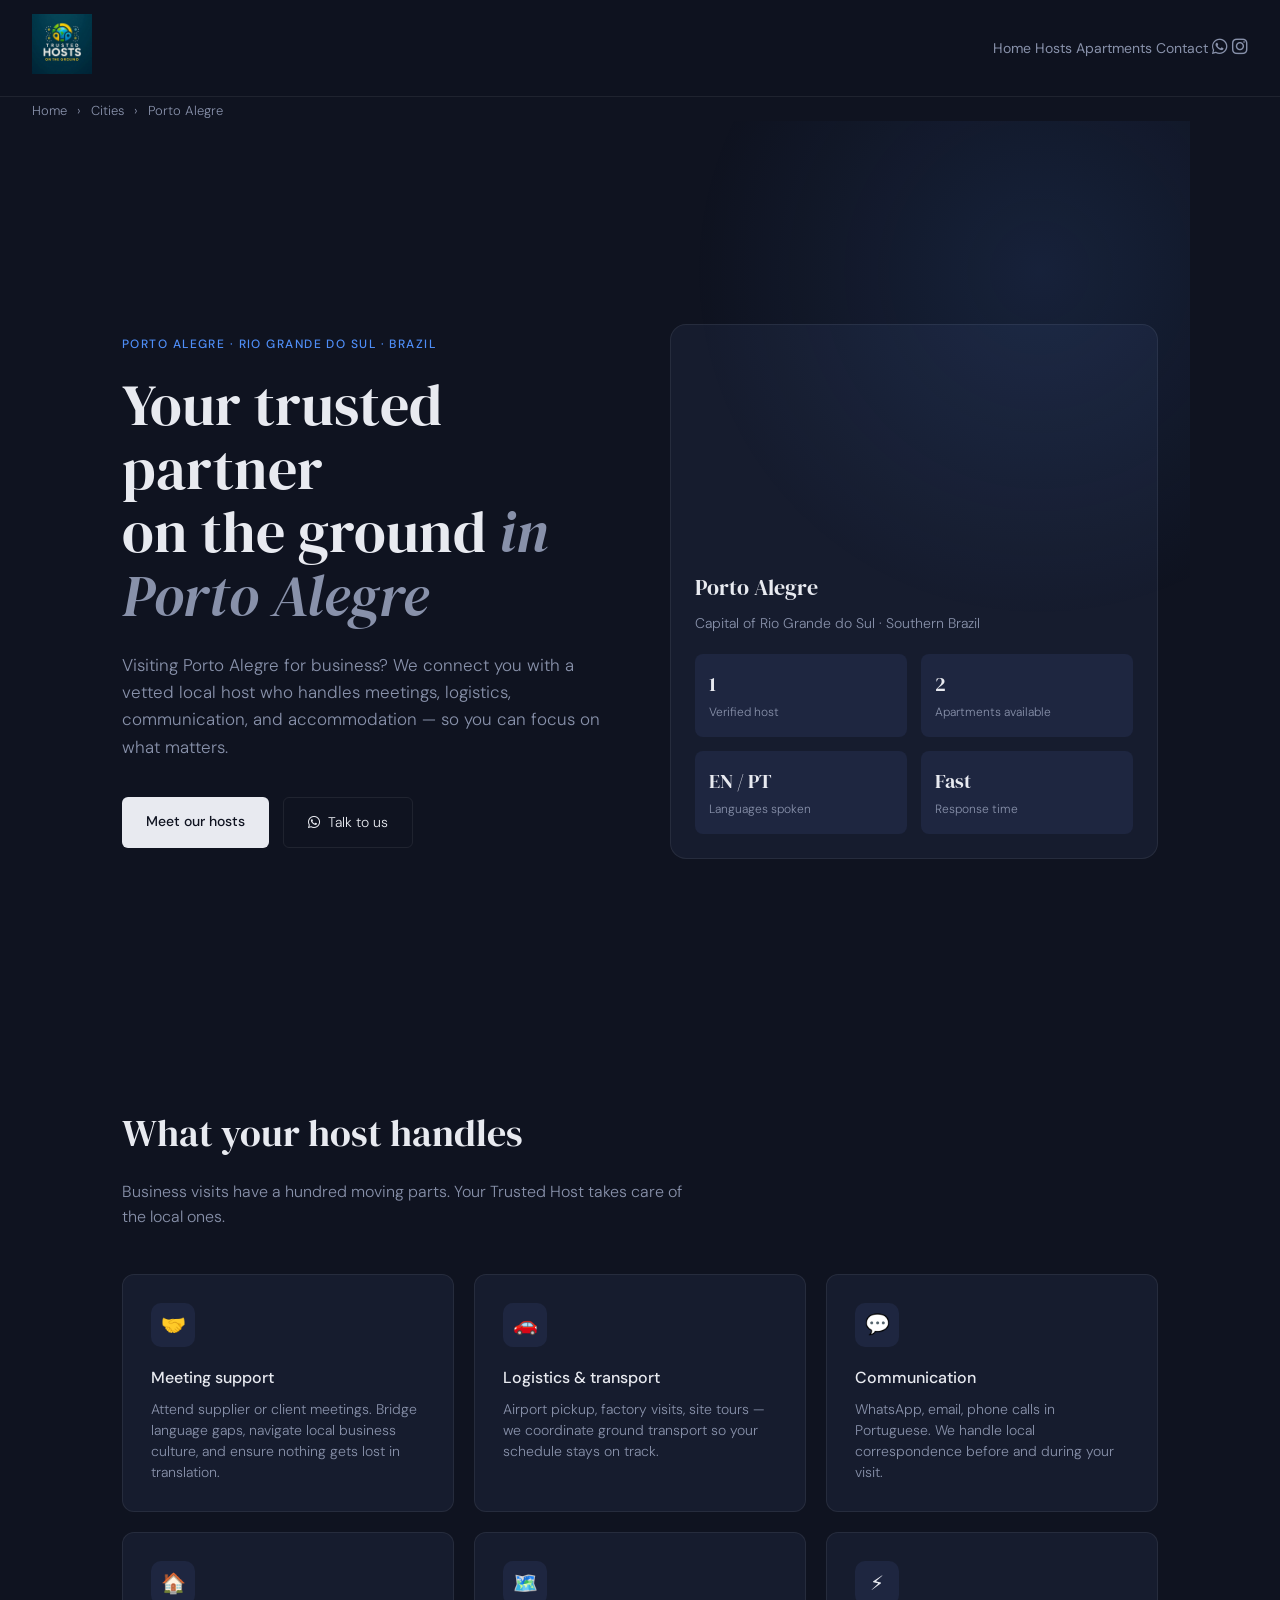
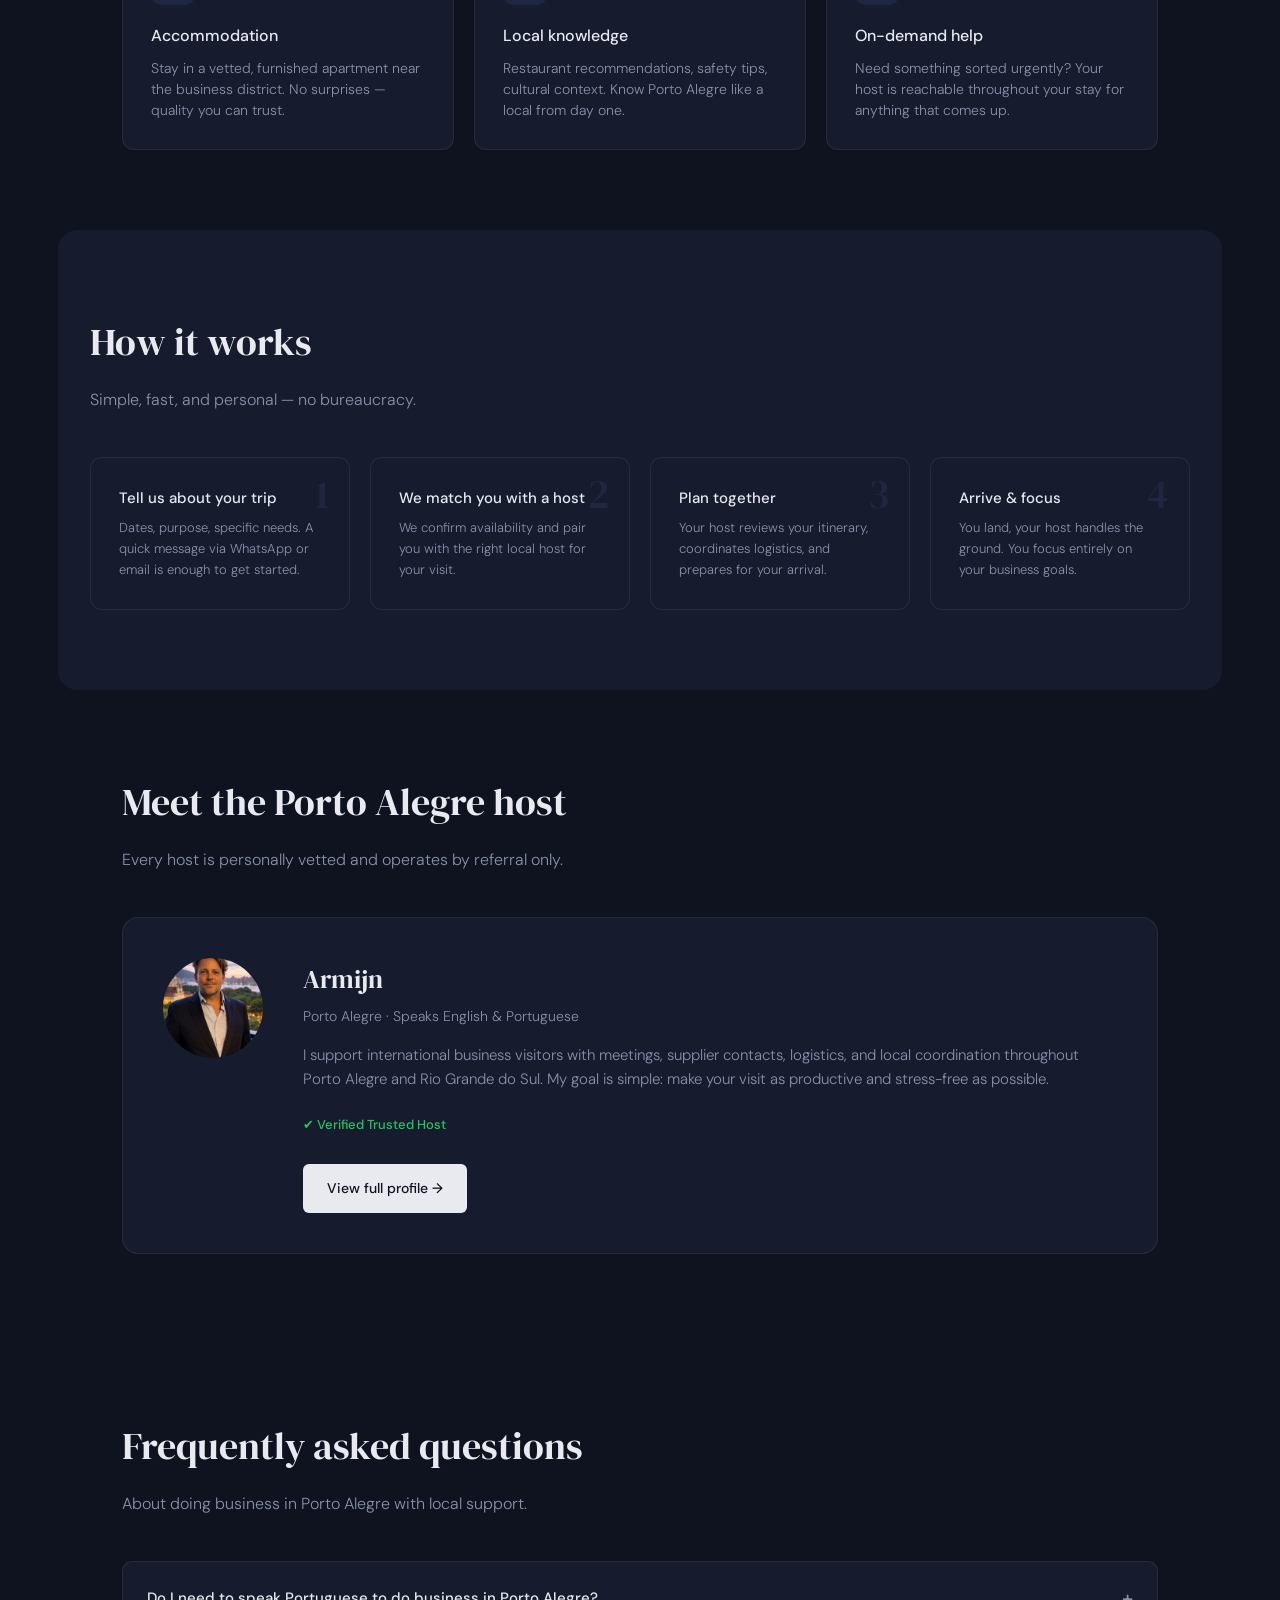
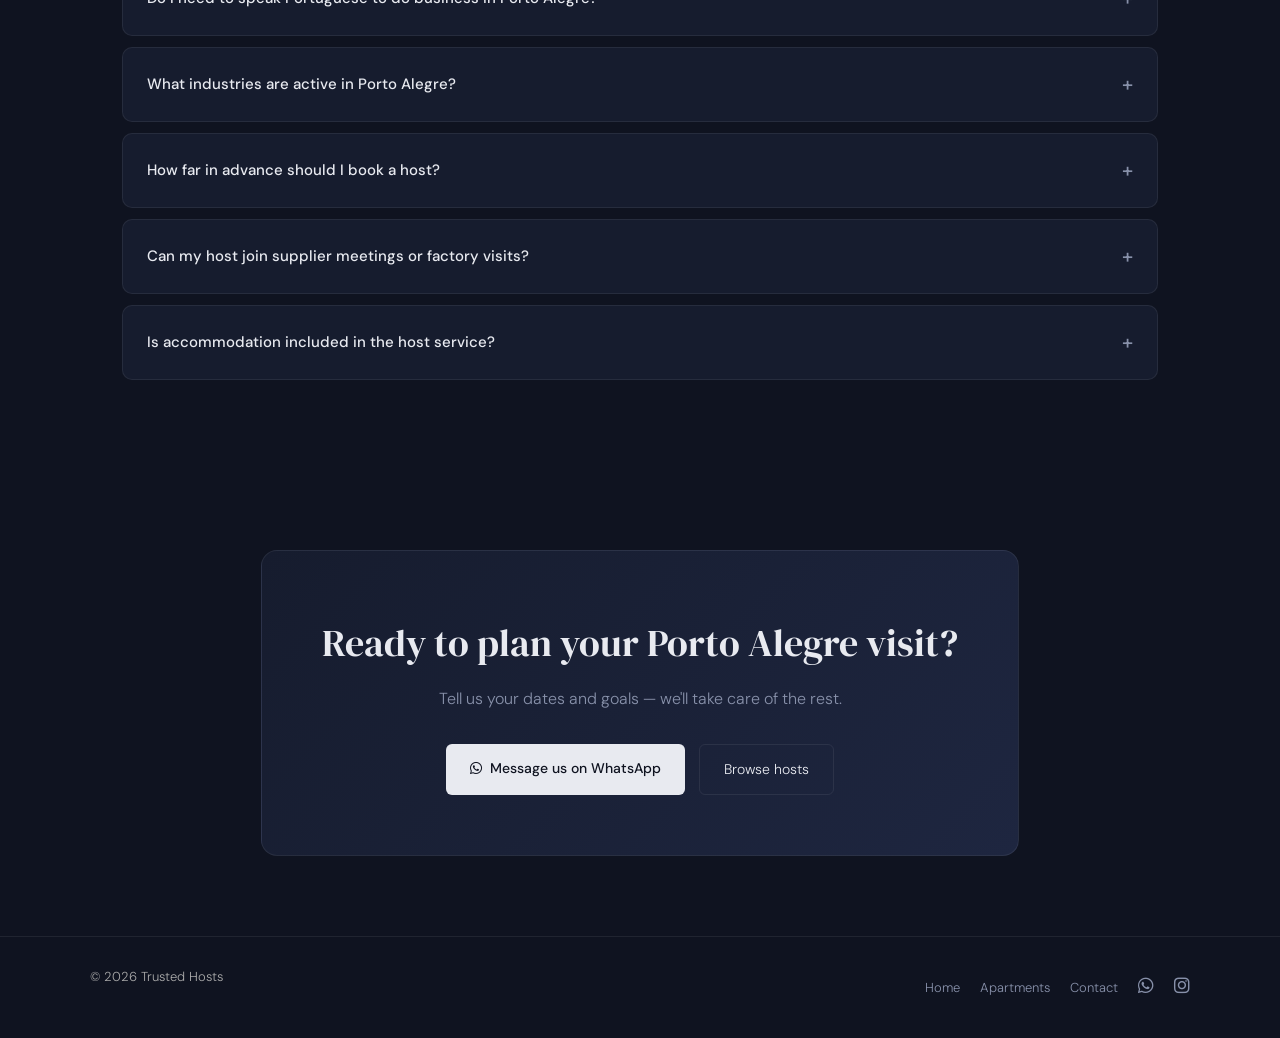
<file: porto-alegre/index.html>
<!DOCTYPE html>
<html lang="en">
<head>
  <meta charset="UTF-8" />
  <meta name="viewport" content="width=device-width, initial-scale=1.0"/>

  <!-- SEO: Primary meta -->
  <title>Business Support in Porto Alegre, Brazil | Trusted Hosts</title>
  <meta name="description" content="Find a trusted local host in Porto Alegre for business visits. We provide on-the-ground support: meetings, logistics, communication, and accommodation — so your trip runs smoothly.">
  <meta name="keywords" content="business support Porto Alegre, local host Porto Alegre, interpreter Porto Alegre Brazil, business trip Porto Alegre, local fixer Porto Alegre">
  <meta name="robots" content="index, follow">
  <link rel="canonical" href="https://trustedhosts.vercel.app/porto-alegre">

  <!-- SEO: Open Graph (LinkedIn, WhatsApp, Facebook previews) -->
  <meta property="og:type" content="website">
  <meta property="og:title" content="Business Support in Porto Alegre | Trusted Hosts">
  <meta property="og:description" content="On-the-ground local hosts for international business visitors in Porto Alegre, Brazil. Meetings, logistics, accommodation.">
  <meta property="og:url" content="https://trustedhosts.vercel.app/porto-alegre">
  <meta property="og:image" content="https://trustedhosts.vercel.app/images/logo.jpeg">
  <meta property="og:locale" content="en_US">

  <!-- SEO: Twitter Card -->
  <meta name="twitter:card" content="summary_large_image">
  <meta name="twitter:title" content="Business Support in Porto Alegre | Trusted Hosts">
  <meta name="twitter:description" content="Trusted local hosts for international business visitors in Porto Alegre, Brazil.">

  <!-- SEO: Schema.org structured data -->
  <script type="application/ld+json">
  {
    "@context": "https://schema.org",
    "@type": "LocalBusiness",
    "name": "Trusted Hosts – Porto Alegre",
    "description": "On-the-ground local support for international business visitors in Porto Alegre, Brazil. Services include meeting coordination, logistics, translation, and accommodation.",
    "url": "https://trustedhosts.vercel.app/porto-alegre",
    "logo": "https://trustedhosts.vercel.app/images/logo.jpeg",
    "areaServed": {
      "@type": "City",
      "name": "Porto Alegre",
      "addressRegion": "Rio Grande do Sul",
      "addressCountry": "BR"
    },
    "serviceType": "Business support, local hosting, logistics coordination",
    "contactPoint": {
      "@type": "ContactPoint",
      "contactType": "customer support",
      "availableLanguage": ["English", "Portuguese"],
      "contactOption": "TollFree"
    },
    "sameAs": [
      "https://instagram.com/hosttrusted",
      "https://wa.me/+5551997783369"
    ]
  }
  </script>

  <!-- Breadcrumb schema -->
  <script type="application/ld+json">
  {
    "@context": "https://schema.org",
    "@type": "BreadcrumbList",
    "itemListElement": [
      {
        "@type": "ListItem",
        "position": 1,
        "name": "Home",
        "item": "https://trustedhosts.vercel.app/"
      },
      {
        "@type": "ListItem",
        "position": 2,
        "name": "Porto Alegre",
        "item": "https://trustedhosts.vercel.app/porto-alegre"
      }
    ]
  }
  </script>

  <link rel="stylesheet" href="/style.css">
  <link rel="stylesheet" href="https://cdnjs.cloudflare.com/ajax/libs/font-awesome/6.5.0/css/all.min.css">
  <link rel="preconnect" href="https://fonts.googleapis.com">
  <link href="https://fonts.googleapis.com/css2?family=DM+Serif+Display:ital@0;1&family=DM+Sans:wght@300;400;500&display=swap" rel="stylesheet">

  <style>
    :root {
      --bg: #0f1320;
      --surface: #161c2e;
      --surface2: #1e2640;
      --border: rgba(255,255,255,0.07);
      --text: #e8eaf0;
      --muted: #8891aa;
      --accent: #4f8ef7;
      --green: #22c55e;
      --serif: 'DM Serif Display', Georgia, serif;
      --sans: 'DM Sans', system-ui, sans-serif;
    }

    * { box-sizing: border-box; margin: 0; padding: 0; }

    body {
      background: var(--bg);
      color: var(--text);
      font-family: var(--sans);
      font-weight: 300;
      line-height: 1.65;
      padding-top: 0;
    }

    /* ─── Header ─── */
    .site-header {
      position: fixed;
      top: 0; left: 0; right: 0;
      z-index: 100;
      display: flex;
      justify-content: space-between;
      align-items: center;
      padding: 14px 32px;
      background: rgba(15,19,32,0.92);
      backdrop-filter: blur(12px);
      border-bottom: 1px solid var(--border);
    }

    .site-header .logo { height: 60px; width: auto; }

    .site-header nav { display: flex; gap: 28px; align-items: center; }
    .site-header nav a { color: var(--muted); text-decoration: none; font-size: 14px; font-weight: 400; transition: color 0.2s; }
    .site-header nav a:hover { color: var(--text); }
    .site-header nav a i { font-size: 18px; }

    /* ─── Hero ─── */
    .hero {
      min-height: 100vh;
      display: flex;
      align-items: center;
      padding: 120px 32px 80px;
      position: relative;
      overflow: hidden;
    }

    .hero::before {
      content: '';
      position: absolute;
      top: -200px; right: -200px;
      width: 700px; height: 700px;
      background: radial-gradient(circle, rgba(79,142,247,0.12) 0%, transparent 70%);
      pointer-events: none;
    }

    .hero-inner {
      max-width: 1100px;
      margin: 0 auto;
      width: 100%;
      display: grid;
      grid-template-columns: 1fr 1fr;
      gap: 60px;
      align-items: center;
    }

    .hero-eyebrow {
      font-size: 12px;
      letter-spacing: 0.12em;
      text-transform: uppercase;
      color: var(--accent);
      margin-bottom: 18px;
      font-weight: 500;
    }

    .hero h1 {
      font-family: var(--serif);
      font-size: clamp(36px, 5vw, 58px);
      font-weight: 400;
      line-height: 1.1;
      margin-bottom: 24px;
    }

    .hero h1 em {
      font-style: italic;
      color: var(--muted);
    }

    .hero-desc {
      font-size: 17px;
      color: var(--muted);
      margin-bottom: 36px;
      max-width: 480px;
    }

    .hero-actions { display: flex; gap: 14px; flex-wrap: wrap; }

    .btn-primary {
      display: inline-block;
      background: var(--text);
      color: var(--bg);
      padding: 13px 24px;
      border-radius: 6px;
      font-size: 14px;
      font-weight: 500;
      text-decoration: none;
      transition: background 0.2s;
    }
    .btn-primary:hover { background: #c8cce0; }

    .btn-secondary {
      display: inline-flex;
      align-items: center;
      gap: 8px;
      color: var(--text);
      padding: 13px 24px;
      border-radius: 6px;
      font-size: 14px;
      text-decoration: none;
      border: 1px solid var(--border);
      transition: border-color 0.2s;
    }
    .btn-secondary:hover { border-color: rgba(255,255,255,0.2); }

    /* City card (right col) */
    .city-card {
      background: var(--surface);
      border: 1px solid var(--border);
      border-radius: 16px;
      overflow: hidden;
    }

    .city-card-map {
      width: 100%;
      height: 220px;
      border: none;
      display: block;
    }

    .city-card-body { padding: 24px; }
    .city-card-body h3 { font-family: var(--serif); font-size: 22px; font-weight: 400; margin-bottom: 6px; }
    .city-card-body .meta { color: var(--muted); font-size: 14px; margin-bottom: 20px; }

    .city-stats {
      display: grid;
      grid-template-columns: 1fr 1fr;
      gap: 14px;
    }

    .stat { background: var(--surface2); border-radius: 8px; padding: 14px; }
    .stat .val { font-size: 20px; font-family: var(--serif); }
    .stat .lbl { font-size: 12px; color: var(--muted); margin-top: 2px; }

    /* ─── Breadcrumb ─── */
    .breadcrumb {
      padding: 20px 32px 0;
      margin-top: 80px;
      font-size: 13px;
      color: var(--muted);
    }
    .breadcrumb a { color: var(--muted); text-decoration: none; }
    .breadcrumb a:hover { color: var(--text); }
    .breadcrumb span { margin: 0 6px; }

    /* ─── Sections ─── */
    section {
      max-width: 1100px;
      margin: 0 auto;
      padding: 80px 32px;
    }

    section h2 {
      font-family: var(--serif);
      font-size: clamp(28px, 3vw, 40px);
      font-weight: 400;
      margin-bottom: 14px;
      color: var(--text);
    }

    section .section-sub {
      color: var(--muted);
      font-size: 16px;
      margin-bottom: 44px;
      max-width: 560px;
    }

    /* ─── Services grid ─── */
    .services-grid {
      display: grid;
      grid-template-columns: repeat(3, 1fr);
      gap: 20px;
    }

    .service-card {
      background: var(--surface);
      border: 1px solid var(--border);
      border-radius: 12px;
      padding: 28px;
      transition: border-color 0.2s, transform 0.2s;
    }

    .service-card:hover {
      border-color: rgba(79,142,247,0.3);
      transform: translateY(-3px);
    }

    .service-icon {
      width: 44px; height: 44px;
      background: var(--surface2);
      border-radius: 10px;
      display: flex; align-items: center; justify-content: center;
      font-size: 20px;
      margin-bottom: 18px;
    }

    .service-card h3 {
      font-size: 16px;
      font-weight: 500;
      margin-bottom: 8px;
    }

    .service-card p {
      font-size: 14px;
      color: var(--muted);
      margin: 0;
      line-height: 1.5;
    }

    /* ─── How it works ─── */
    .steps {
      display: grid;
      grid-template-columns: repeat(4, 1fr);
      gap: 20px;
      counter-reset: steps;
    }

    .step {
      position: relative;
      padding: 28px;
      background: var(--surface);
      border: 1px solid var(--border);
      border-radius: 12px;
      counter-increment: steps;
    }

    .step::before {
      content: counter(steps);
      font-family: var(--serif);
      font-size: 40px;
      color: var(--surface2);
      position: absolute;
      top: 16px; right: 20px;
      line-height: 1;
    }

    .step h3 { font-size: 15px; font-weight: 500; margin-bottom: 8px; }
    .step p { font-size: 13px; color: var(--muted); margin: 0; }

    /* ─── Host section ─── */
    .host-spotlight {
      background: var(--surface);
      border: 1px solid var(--border);
      border-radius: 16px;
      padding: 40px;
      display: flex;
      gap: 40px;
      align-items: flex-start;
    }

    .host-spotlight img {
      width: 100px; height: 100px;
      border-radius: 50%;
      object-fit: cover;
      flex-shrink: 0;
    }

    .host-info { flex: 1; }
    .host-info h3 { font-family: var(--serif); font-size: 26px; font-weight: 400; margin-bottom: 4px; }
    .host-info .role { color: var(--muted); font-size: 14px; margin-bottom: 16px; }
    .host-info p { color: var(--muted); font-size: 15px; margin-bottom: 20px; }
    .verified-badge { display: inline-flex; align-items: center; gap: 6px; color: var(--green); font-size: 13px; font-weight: 500; }

    /* ─── FAQ ─── */
    .faq-list { display: flex; flex-direction: column; gap: 1px; }

    .faq-item {
      background: var(--surface);
      border: 1px solid var(--border);
      border-radius: 10px;
      overflow: hidden;
      margin-bottom: 10px;
    }

    .faq-q {
      padding: 20px 24px;
      font-size: 15px;
      font-weight: 500;
      cursor: pointer;
      display: flex;
      justify-content: space-between;
      align-items: center;
      user-select: none;
    }

    .faq-q::after { content: '+'; font-size: 20px; color: var(--muted); }
    .faq-item.open .faq-q::after { content: '−'; }

    .faq-a {
      max-height: 0;
      overflow: hidden;
      transition: max-height 0.3s ease, padding 0.3s;
      font-size: 14px;
      color: var(--muted);
      padding: 0 24px;
    }

    .faq-item.open .faq-a {
      max-height: 200px;
      padding: 0 24px 20px;
    }

    /* ─── CTA banner ─── */
    .cta-banner {
      background: linear-gradient(135deg, var(--surface) 0%, var(--surface2) 100%);
      border: 1px solid var(--border);
      border-radius: 16px;
      padding: 60px;
      text-align: center;
    }

    .cta-banner h2 { margin-bottom: 12px; }
    .cta-banner p { color: var(--muted); margin-bottom: 32px; font-size: 16px; }
    .cta-banner .hero-actions { justify-content: center; }

    /* ─── Footer ─── */
    footer {
      border-top: 1px solid var(--border);
      padding: 30px 32px;
    }

    .footer-inner {
      max-width: 1100px;
      margin: 0 auto;
      display: flex;
      justify-content: space-between;
      align-items: center;
      color: var(--muted);
      font-size: 13px;
    }

    .footer-links { display: flex; gap: 20px; align-items: center; }
    .footer-links a { color: var(--muted); text-decoration: none; }
    .footer-links a:hover { color: var(--text); }
    .footer-links i { font-size: 18px; }

    /* ─── Mobile ─── */
    .menu-toggle { display: none; font-size: 28px; cursor: pointer; background: none; border: none; color: var(--text); }

    @media (max-width: 768px) {
      .hero-inner { grid-template-columns: 1fr; gap: 40px; }
      .city-card { display: none; }
      .services-grid { grid-template-columns: 1fr; }
      .steps { grid-template-columns: 1fr 1fr; }
      .host-spotlight { flex-direction: column; gap: 20px; }
      .cta-banner { padding: 40px 24px; }
      .menu-toggle { display: block; }
      .nav-links { display: none; flex-direction: column; gap: 16px; }
      .nav-links.open { display: flex; }
      .site-header { flex-wrap: wrap; }
    }

    @media (max-width: 480px) {
      .steps { grid-template-columns: 1fr; }
      section { padding: 60px 20px; }
    }
  </style>
</head>
<body>

<!-- Header -->
<header class="site-header">
  <a href="/index.html">
    <img src="/images/logo.jpeg" alt="Trusted Hosts" class="logo">
  </a>

  <nav>
    <button class="menu-toggle" aria-label="Menu">☰</button>
    <div class="nav-links" id="navLinks">
      <a href="/index.html">Home</a>
      <a href="/hosts.html">Hosts</a>
      <a href="/apartments.html">Apartments</a>
      <a href="/contact.html">Contact</a>
      <a href="https://wa.me/+5551997783369" target="_blank" aria-label="WhatsApp"><i class="fa-brands fa-whatsapp"></i></a>
      <a href="https://instagram.com/hosttrusted" target="_blank" aria-label="Instagram"><i class="fa-brands fa-instagram"></i></a>
    </div>
  </nav>
</header>

<!-- Breadcrumb (SEO + UX) -->
<div class="breadcrumb">
  <a href="/index.html">Home</a>
  <span>›</span>
  <a href="#">Cities</a>
  <span>›</span>
  Porto Alegre
</div>

<!-- Hero -->
<section class="hero">
  <div class="hero-inner">
    <div>
      <div class="hero-eyebrow">Porto Alegre · Rio Grande do Sul · Brazil</div>
      <h1>Your trusted partner<br>on the ground <em>in Porto Alegre</em></h1>
      <p class="hero-desc">
        Visiting Porto Alegre for business? We connect you with a vetted local host who handles meetings, logistics, communication, and accommodation — so you can focus on what matters.
      </p>
      <div class="hero-actions">
        <a href="/hosts.html" class="btn-primary">Meet our hosts</a>
        <a href="https://wa.me/+5551997783369" target="_blank" class="btn-secondary">
          <i class="fa-brands fa-whatsapp"></i> Talk to us
        </a>
      </div>
    </div>

    <div class="city-card" aria-hidden="true">
      <iframe
        class="city-card-map"
        src="https://www.google.com/maps?q=-30.0346,-51.2177&hl=en&z=13&output=embed"
        title="Map of Porto Alegre"
        allowfullscreen
        loading="lazy">
      </iframe>
      <div class="city-card-body">
        <h3>Porto Alegre</h3>
        <p class="meta">Capital of Rio Grande do Sul · Southern Brazil</p>
        <div class="city-stats">
          <div class="stat">
            <div class="val">1</div>
            <div class="lbl">Verified host</div>
          </div>
          <div class="stat">
            <div class="val">2</div>
            <div class="lbl">Apartments available</div>
          </div>
          <div class="stat">
            <div class="val">EN / PT</div>
            <div class="lbl">Languages spoken</div>
          </div>
          <div class="stat">
            <div class="val">Fast</div>
            <div class="lbl">Response time</div>
          </div>
        </div>
      </div>
    </div>
  </div>
</section>

<!-- Services -->
<section>
  <h2>What your host handles</h2>
  <p class="section-sub">
    Business visits have a hundred moving parts. Your Trusted Host takes care of the local ones.
  </p>

  <div class="services-grid">
    <div class="service-card">
      <div class="service-icon">🤝</div>
      <h3>Meeting support</h3>
      <p>Attend supplier or client meetings. Bridge language gaps, navigate local business culture, and ensure nothing gets lost in translation.</p>
    </div>
    <div class="service-card">
      <div class="service-icon">🚗</div>
      <h3>Logistics & transport</h3>
      <p>Airport pickup, factory visits, site tours — we coordinate ground transport so your schedule stays on track.</p>
    </div>
    <div class="service-card">
      <div class="service-icon">💬</div>
      <h3>Communication</h3>
      <p>WhatsApp, email, phone calls in Portuguese. We handle local correspondence before and during your visit.</p>
    </div>
    <div class="service-card">
      <div class="service-icon">🏠</div>
      <h3>Accommodation</h3>
      <p>Stay in a vetted, furnished apartment near the business district. No surprises — quality you can trust.</p>
    </div>
    <div class="service-card">
      <div class="service-icon">🗺️</div>
      <h3>Local knowledge</h3>
      <p>Restaurant recommendations, safety tips, cultural context. Know Porto Alegre like a local from day one.</p>
    </div>
    <div class="service-card">
      <div class="service-icon">⚡</div>
      <h3>On-demand help</h3>
      <p>Need something sorted urgently? Your host is reachable throughout your stay for anything that comes up.</p>
    </div>
  </div>
</section>

<!-- How it works -->
<section style="background: var(--surface); border-radius: 20px; max-width: none; padding: 80px 32px;">
  <div style="max-width: 1100px; margin: 0 auto;">
    <h2>How it works</h2>
    <p class="section-sub">Simple, fast, and personal — no bureaucracy.</p>

    <div class="steps">
      <div class="step">
        <h3>Tell us about your trip</h3>
        <p>Dates, purpose, specific needs. A quick message via WhatsApp or email is enough to get started.</p>
      </div>
      <div class="step">
        <h3>We match you with a host</h3>
        <p>We confirm availability and pair you with the right local host for your visit.</p>
      </div>
      <div class="step">
        <h3>Plan together</h3>
        <p>Your host reviews your itinerary, coordinates logistics, and prepares for your arrival.</p>
      </div>
      <div class="step">
        <h3>Arrive & focus</h3>
        <p>You land, your host handles the ground. You focus entirely on your business goals.</p>
      </div>
    </div>
  </div>
</section>

<!-- Host spotlight -->
<section>
  <h2>Meet the Porto Alegre host</h2>
  <p class="section-sub">Every host is personally vetted and operates by referral only.</p>

  <div class="host-spotlight">
    <img src="/images/me3.png" alt="Armijn – Trusted Host in Porto Alegre">
    <div class="host-info">
      <h3>Armijn</h3>
      <p class="role">Porto Alegre · Speaks English & Portuguese</p>
      <p>
        I support international business visitors with meetings, supplier contacts, logistics, and local coordination throughout Porto Alegre and Rio Grande do Sul. My goal is simple: make your visit as productive and stress-free as possible.
      </p>
      <span class="verified-badge">✔ Verified Trusted Host</span>
      <br><br>
      <a href="/host.html?id=1" class="btn-primary" style="display: inline-block;">View full profile →</a>
    </div>
  </div>
</section>

<!-- FAQ (great for SEO long-tail) -->
<section>
  <h2>Frequently asked questions</h2>
  <p class="section-sub">About doing business in Porto Alegre with local support.</p>

  <div class="faq-list" itemscope itemtype="https://schema.org/FAQPage">

    <div class="faq-item" itemscope itemprop="mainEntity" itemtype="https://schema.org/Question">
      <div class="faq-q" itemprop="name">Do I need to speak Portuguese to do business in Porto Alegre?</div>
      <div class="faq-a" itemscope itemprop="acceptedAnswer" itemtype="https://schema.org/Answer">
        <span itemprop="text">English is not widely spoken in business contexts in Porto Alegre outside of large multinationals. Having a local host who speaks both English and Portuguese fluently is a significant advantage in meetings, negotiations, and day-to-day logistics.</span>
      </div>
    </div>

    <div class="faq-item" itemscope itemprop="mainEntity" itemtype="https://schema.org/Question">
      <div class="faq-q" itemprop="name">What industries are active in Porto Alegre?</div>
      <div class="faq-a" itemscope itemprop="acceptedAnswer" itemtype="https://schema.org/Answer">
        <span itemprop="text">Porto Alegre and the surrounding Rio Grande do Sul state are strong in agribusiness, manufacturing, footwear, petrochemicals, and IT services. It's one of Brazil's most important economic hubs in the south.</span>
      </div>
    </div>

    <div class="faq-item" itemscope itemprop="mainEntity" itemtype="https://schema.org/Question">
      <div class="faq-q" itemprop="name">How far in advance should I book a host?</div>
      <div class="faq-a" itemscope itemprop="acceptedAnswer" itemtype="https://schema.org/Answer">
        <span itemprop="text">We recommend reaching out at least one week before your arrival so we can properly prepare your itinerary, logistics, and accommodation. That said, we handle last-minute requests when capacity allows — just message us on WhatsApp.</span>
      </div>
    </div>

    <div class="faq-item" itemscope itemprop="mainEntity" itemtype="https://schema.org/Question">
      <div class="faq-q" itemprop="name">Can my host join supplier meetings or factory visits?</div>
      <div class="faq-a" itemscope itemprop="acceptedAnswer" itemtype="https://schema.org/Answer">
        <span itemprop="text">Yes. That's one of the core services. Your host can attend meetings as a bilingual business support professional, help you interpret what's being said, and assist with follow-up communication in Portuguese.</span>
      </div>
    </div>

    <div class="faq-item" itemscope itemprop="mainEntity" itemtype="https://schema.org/Question">
      <div class="faq-q" itemprop="name">Is accommodation included in the host service?</div>
      <div class="faq-a" itemscope itemprop="acceptedAnswer" itemtype="https://schema.org/Answer">
        <span itemprop="text">Accommodation is a separate service. We have vetted apartments in Porto Alegre that you can book alongside your host package — or independently if you prefer.</span>
      </div>
    </div>

  </div>
</section>

<!-- CTA -->
<section>
  <div class="cta-banner">
    <h2>Ready to plan your Porto Alegre visit?</h2>
    <p>Tell us your dates and goals — we'll take care of the rest.</p>
    <div class="hero-actions">
      <a href="https://wa.me/+5551997783369" target="_blank" class="btn-primary">
        <i class="fa-brands fa-whatsapp"></i>&nbsp; Message us on WhatsApp
      </a>
      <a href="/hosts.html" class="btn-secondary">Browse hosts</a>
    </div>
  </div>
</section>

<!-- Footer -->
<footer>
  <div class="footer-inner">
    <p>© 2026 Trusted Hosts</p>
    <div class="footer-links">
      <a href="/index.html">Home</a>
      <a href="/apartments.html">Apartments</a>
      <a href="/contact.html">Contact</a>
      <a href="https://wa.me/+5551997783369" target="_blank" aria-label="WhatsApp"><i class="fa-brands fa-whatsapp"></i></a>
      <a href="https://instagram.com/hosttrusted" target="_blank" aria-label="Instagram"><i class="fa-brands fa-instagram"></i></a>
    </div>
  </div>
</footer>

<script>
  // Mobile nav
  const toggle = document.querySelector('.menu-toggle');
  const navLinks = document.getElementById('navLinks');
  if (toggle && navLinks) {
    toggle.addEventListener('click', () => navLinks.classList.toggle('open'));
  }

  // FAQ accordion
  document.querySelectorAll('.faq-q').forEach(q => {
    q.addEventListener('click', () => {
      const item = q.closest('.faq-item');
      const wasOpen = item.classList.contains('open');
      document.querySelectorAll('.faq-item').forEach(i => i.classList.remove('open'));
      if (!wasOpen) item.classList.add('open');
    });
  });
</script>

</body>
</html>
</file>
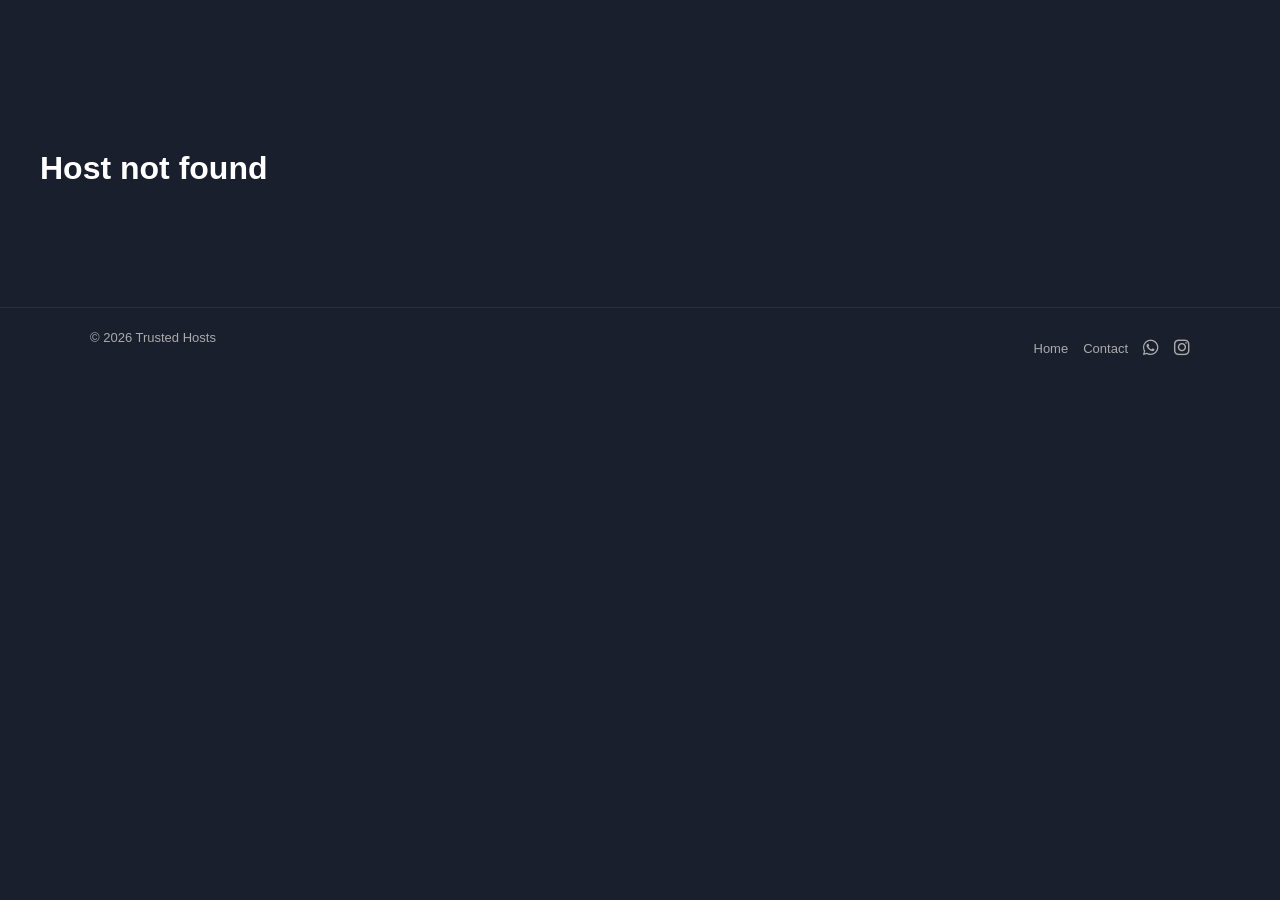
<file: host.html>
<!DOCTYPE html>
<html lang="en">
<head>
  <meta charset="UTF-8" />
  <meta name="viewport" content="width=device-width, initial-scale=1.0"/>
  <title>Trusted Host</title>

 <link rel="stylesheet" href="style.css">
<link rel="stylesheet" href="https://cdnjs.cloudflare.com/ajax/libs/font-awesome/6.5.0/css/all.min.css">
</head>

<body>

<header>
  <a href="index.html">
    <img src="images/logo.jpeg" alt="Trusted Hosts" class="logo">
  </a>

  <nav class="nav">
  <div class="menu-toggle">☰</div>

  <div class="menu">
    <a href="index.html">Home</a>
    <a href="contact.html">Contact</a>
    <a href="apartments.html">Apartments</a>
    <a href="https://wa.me/+5551997783369" target="_blank">
  <i class="fa-brands fa-whatsapp"></i>
</a>

<a href="https://instagram.com/hosttrusted" target="_blank">
  <i class="fa-brands fa-instagram"></i>
</a>
  </div>
</nav>
</header>

<main class="container">

  <div class="top">
    <img id="avatar" class="avatar" alt="Host profile"/>
    <div>
      <h1 id="name"></h1>
      <div class="subtitle" id="location"></div>
      <div class="recommended" id="recommended"></div>
      <div class="verified">
        ✔ Verified Trusted Host
      </div>

      <div class="stats">
        
        <div id="response"></div>
      </div>
    </div>
  </div>

  <div class="grid">

    <div>

      <div class="card">
        <h3>About</h3>
        <p id="about"></p>
      </div>

      <div class="card">
        <h3>Services</h3>
        <p id="services"></p>
      </div>

      <div class="card">
        <h3>Reviews</h3>

        <div class="review">
          “Very professional and reliable. Made our visit smooth and efficient.”
        </div>

        <div class="review">
          “Excellent support during meetings and logistics. Highly recommended.”
        </div>

      </div>

    </div>

    <div class="cta-box">
      <div class="price" id="price"></div>

      <a id="contactBtn" class="btn" href="#">Request Contact</a>

      <div class="small">
        Usually responds within a few hours
      </div>
    </div>

  </div>

</main>

<script>
const data = {
  1: {
    name: "Armijn",
    location: "Porto Alegre, Brazil",
    avatar: "images/me3.png",
    recommended: {
    name: "Armijn",
    location: "Site owner"
  },
    about: "I support international business visitors with meetings, logistics, and local coordination. My goal is to make your time efficient and stress-free.",
    services: "Business meetings, site visits, transport, logistics, communication",
    price: "From $200 / day",
    
    response: "Responds quickly",
    email: "armijnvandijk@gmail.com"
  },
  2: {
    name: "Luciana",
    location: "Porto Alegre, Brazil",
    avatar: "images/lu1.jpeg",
    recommended: {
      name: "Armijn",
      location: "Porto Alegre, Brazil"
    },
    about: "I provide excellent hospitality and local knowledge for international visitors.",
    services: "Site visits, tours, local recommendations",
    price: "From $250 / day",
    response: "Responds quickly",
    email: "loevandijk@gmail.com"
  }
};


const params = new URLSearchParams(window.location.search);
const id = params.get("id");

const host = data[id];

if (host) {
  document.title = `${host.name} - Interpreter in ${host.location}`;
  document.getElementById("name").innerText = host.name;
  document.getElementById("location").innerText = host.location;
  if (host.recommended) {
  document.getElementById("recommended").innerText =
    `Recommended by ${host.recommended.name} (${host.recommended.location})`;
}document.getElementById("avatar").src = host.avatar;
  document.getElementById("about").innerText = host.about;
  document.getElementById("services").innerText = host.services;
  document.getElementById("price").innerText = host.price;
  document.getElementById("response").innerText = host.response;
  document.getElementById("contactBtn").href = `mailto:${host.email}`;
} else {
  document.body.innerHTML = "<h2 style='padding:40px;'>Host not found</h2>";
}
</script>
<script>
  document.addEventListener("DOMContentLoaded", function () {
    const toggle = document.querySelector('.menu-toggle');
    const menu = document.querySelector('.menu');

    if (toggle && menu) {
      toggle.addEventListener('click', () => {
        menu.classList.toggle('active');
      });
    }
  });
</script>
<footer class="footer">
  <div class="footer-content">
    <p>© 2026 Trusted Hosts</p>

    <div class="footer-links">
      <a href="index.html">Home</a>
      <a href="contact.html">Contact</a>

      <a href="https://wa.me/+5551997783369" target="_blank">
        <i class="fa-brands fa-whatsapp"></i>
      </a>

      <a href="https://instagram.com/hosttrusted" target="_blank">
        <i class="fa-brands fa-instagram"></i>
      </a>
    </div>
  </div>
</footer>
</body>
</html>
</file>
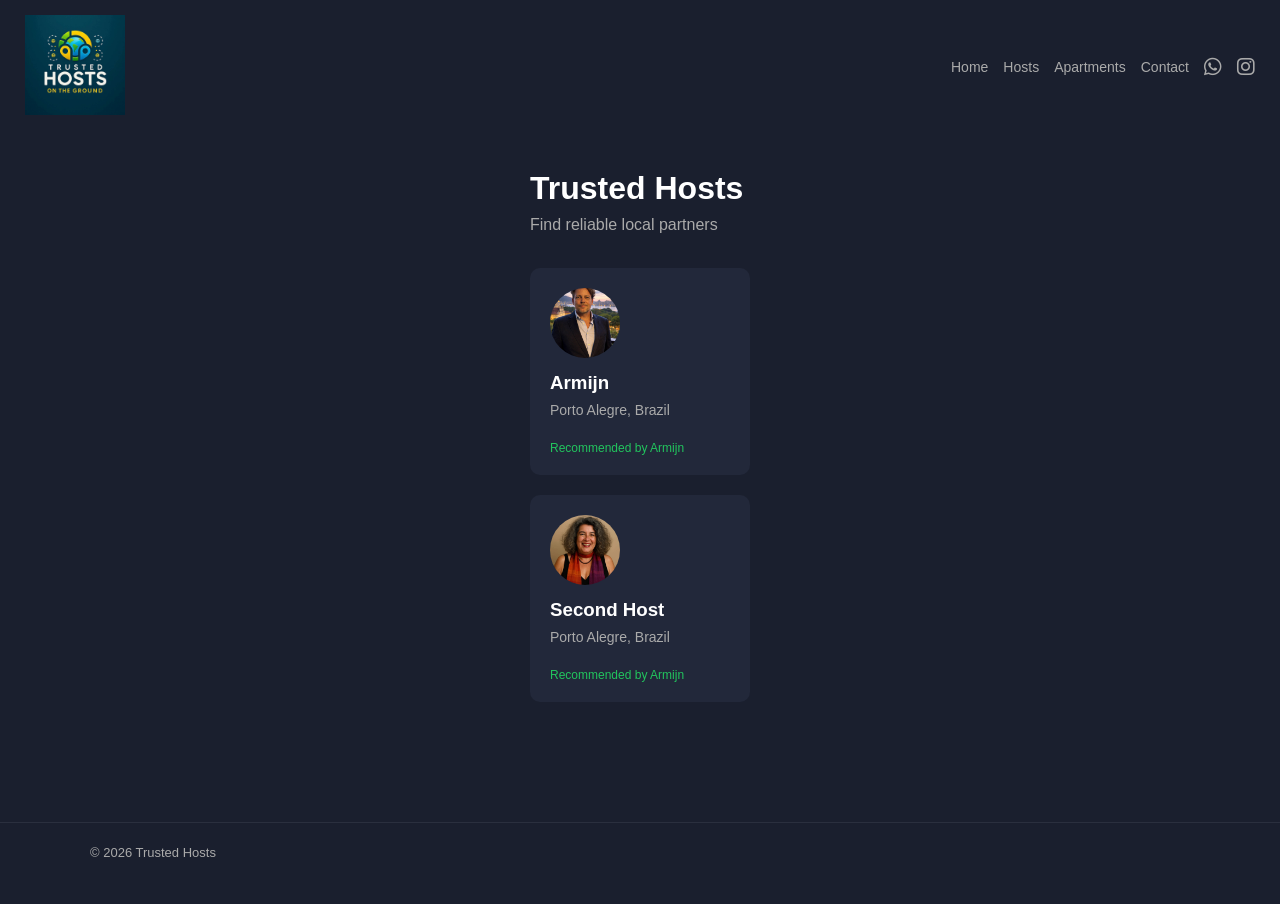
<file: hosts.html>
<!DOCTYPE html>
<html lang="en">
<head>
  <meta charset="UTF-8" />
  <meta name="viewport" content="width=device-width, initial-scale=1.0"/>
  <title>Trusted Hosts</title>

  <link rel="stylesheet" href="style.css">
  <link rel="stylesheet" href="https://cdnjs.cloudflare.com/ajax/libs/font-awesome/6.5.0/css/all.min.css">
</head>

<body>

<header>
  <a href="index.html">
    <img src="images/logo.jpeg" class="logo">
  </a>

  <nav class="nav">
    <div class="menu-toggle">☰</div>

    <div class="menu">
      <a href="index.html">Home</a>
      <a href="hosts.html">Hosts</a>
      <a href="apartments.html">Apartments</a>
      <a href="contact.html">Contact</a>

      <a href="https://wa.me/+5551997783369" target="_blank">
        <i class="fa-brands fa-whatsapp"></i>
      </a>

      <a href="https://instagram.com/hosttrusted" target="_blank">
        <i class="fa-brands fa-instagram"></i>
      </a>
    </div>
  </nav>
</header>

<main class="container">

  <h1>Trusted Hosts</h1>
  <p class="subtitle">Find reliable local partners</p>

  <div id="hosts-list" class="hosts-grid"></div>

</main>

<footer class="footer">
  <div class="footer-content">
    <p>© 2026 Trusted Hosts</p>
  </div>
</footer>

<script>
const hosts = {
  1: {
    name: "Armijn",
    location: "Porto Alegre, Brazil",
    avatar: "images/me3.png",
    recommended: {
      name: "Armijn",
      location: "Site owner"
    }
  },

  2: {
    name: "Second Host",
    location: "Porto Alegre, Brazil",
    avatar: "images/lu1.jpeg",
    recommended: {
      name: "Armijn",
      location: "Trusted Host"
    }
  }
};

const container = document.getElementById("hosts-list");

Object.keys(hosts).forEach(id => {
  const host = hosts[id];

  const card = document.createElement("a");
  card.href = `host.html?id=${id}`;
  card.className = "host-card";

  card.innerHTML = `
    <img src="${host.avatar}" class="host-avatar">
    <h3>${host.name}</h3>
    <p>${host.location}</p>
    <div class="recommended">
      Recommended by ${host.recommended.name}
    </div>
  `;

  container.appendChild(card);
});
</script>

<script>
document.addEventListener("DOMContentLoaded", function () {
  const toggle = document.querySelector('.menu-toggle');
  const menu = document.querySelector('.menu');

  if (toggle && menu) {
    toggle.addEventListener('click', () => {
      menu.classList.toggle('active');
    });
  }
});
</script>

</body>
</html>
</file>
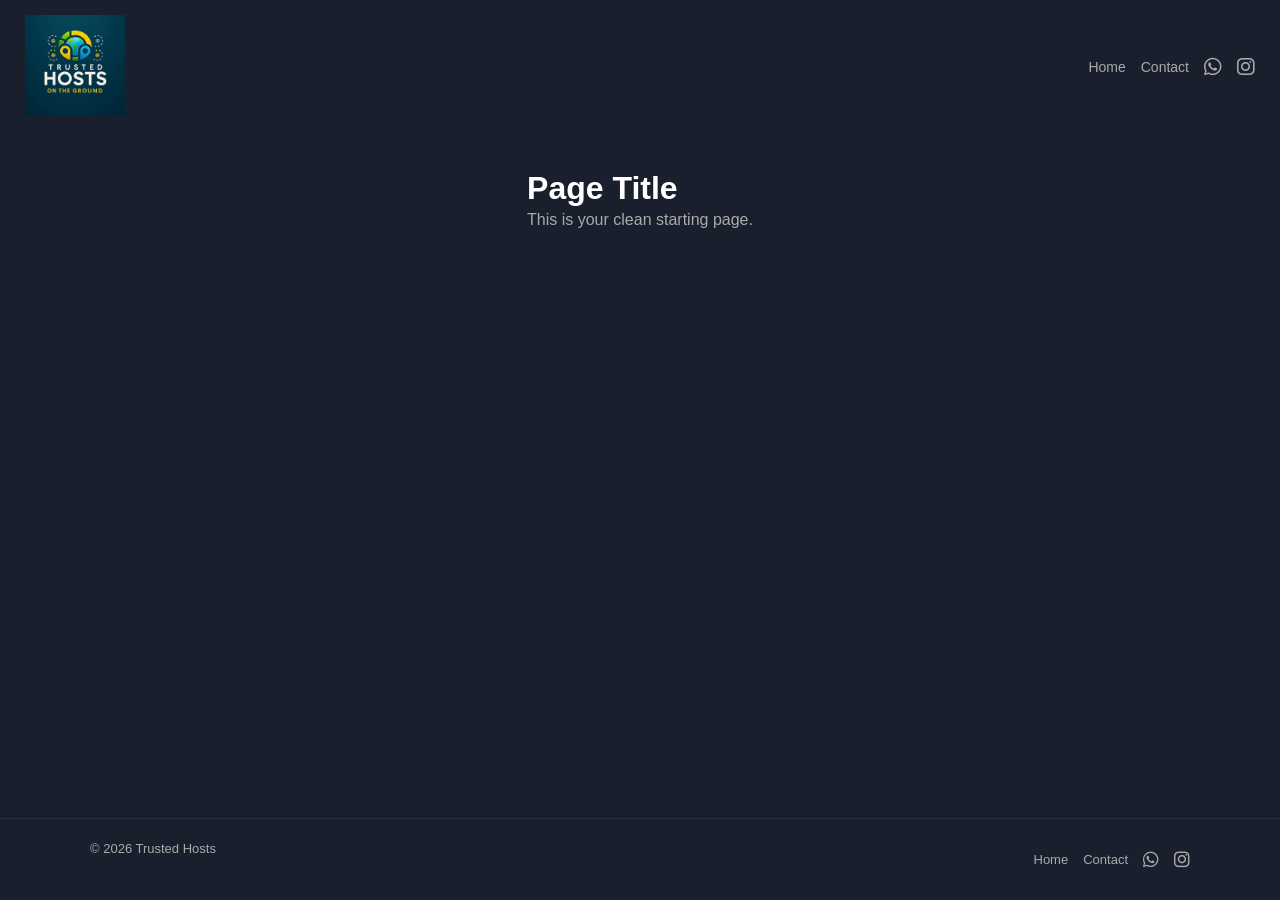
<file: template.html>
<!DOCTYPE html>
<html lang="en">
<head>
  <meta charset="UTF-8" />
  <meta name="viewport" content="width=device-width, initial-scale=1.0"/>
  <title>Trusted Hosts</title>

  <link rel="stylesheet" href="style.css">

  <!-- Icons -->
  <link rel="stylesheet" href="https://cdnjs.cloudflare.com/ajax/libs/font-awesome/6.5.0/css/all.min.css">
</head>

<body>

<header>
  <a href="index.html">
    <img src="images/logo.jpeg" alt="Trusted Hosts" class="logo">
  </a>

  <nav class="nav">
    <div class="menu-toggle">☰</div>

    <div class="menu">
      <a href="index.html">Home</a>
      <a href="contact.html">Contact</a>

      <a href="https://wa.me/+5551997783369" target="_blank">
        <i class="fa-brands fa-whatsapp"></i>
      </a>

      <a href="https://instagram.com/hosttrusted" target="_blank">
        <i class="fa-brands fa-instagram"></i>
      </a>
    </div>
  </nav>
</header>

<main class="container">
  <h1>Page Title</h1>
  <p>This is your clean starting page.</p>
</main>

<footer class="footer">
  <div class="footer-content">
    <p>© 2026 Trusted Hosts</p>

    <div class="footer-links">
      <a href="index.html">Home</a>
      <a href="contact.html">Contact</a>

      <a href="https://wa.me/+5551997783369" target="_blank">
        <i class="fa-brands fa-whatsapp"></i>
      </a>

      <a href="https://instagram.com/hosttrusted" target="_blank">
        <i class="fa-brands fa-instagram"></i>
      </a>
    </div>
  </div>
</footer>
<script>
  const toggle = document.querySelector('.menu-toggle');
  const menu = document.querySelector('.menu');

  toggle.addEventListener('click', () => {
    menu.classList.toggle('active');
  });
</script>

</body>
</html>
</file>
<file: style.css>
/* Reset */
* {
  margin: 0;
  padding: 0;
  box-sizing: border-box;
}

/* Base */
body {
  margin: 0;
  font-family: -apple-system, BlinkMacSystemFont, "Segoe UI", Roboto, sans-serif;
  background: #1a1f2e;
  color: white;
  padding-top: 110px;
}

/* Header */
header {
  position: fixed;
  top: 0;
  width: 100%;
  display: flex;
  justify-content: space-between;
  align-items: center;
  padding: 15px 25px;
  background: #1a1f2e;
  
  z-index: 1000;
}

 .logo {
  height: 100px;
  width: auto;
}

nav {
  display: flex;
  gap: 15px;
  align-items: center;
}

nav a {
  color: #aaa;
  text-decoration: none;
  font-size: 14px;
}

nav a:hover {
  color: white;
}
/* Globe container */
#globeViz {
  width: 100%;
  height: 100vh;
}

/* Overlay text */
.overlay {
  position: absolute;
  top: 30%;
  left: 40px;
  max-width: 500px;
  z-index: 5;
}

.overlay h2 {
  font-size: 42px;
  font-weight: 500;
  line-height: 1.2;
}

.overlay p {
  margin-top: 15px;
  color: #aaa;
  font-size: 18px;
}

/* Button */
.btn {
  margin-top: 20px;
  display: inline-block;
  background: white;
  color: black;
  padding: 12px 20px;
  text-decoration: none;
  border-radius: 4px;
  font-size: 14px;
}

.btn:hover {
  background: #ddd;
}

/* === FUTURE (for your interpreter pages) === */

/* Page layout (for non-globe pages) */
main {
  max-width: 700px;
  margin: 0 auto;
  padding: 40px;
}
/* Cards (interpreter profiles later) */
.card {
  background: #22283a;
  padding: 20px;
  border-radius: 8px;
  margin-bottom: 15px;
}

.card h3 {
  margin-bottom: 10px;
}

.card p {
  color: #ccc;
}

/* Forms */
form {
  display: flex;
  flex-direction: column;
  gap: 12px;
}

input, textarea {
  width: 100%;
  padding: 12px;
  border-radius: 6px;
  border: 1px solid #2a2f3e;
  background: #0f1115;
  color: white;
  font-size: 14px;
}

input:focus, textarea:focus {
  outline: none;
  border-color: #aaa;
  background: #141820;
}
button {
  background: white;
  color: black;
  padding: 10px;
  border: none;
  border-radius: 6px;
  cursor: pointer;
}

button:hover {
  background: #ddd;
}
/* Container */
.container {
  max-width: 1100px;
  margin: 40px auto;
  padding: 20px;
}

/* Top section */
.top {
  display: flex;
  gap: 20px;
  align-items: center;
  margin-bottom: 30px;
}

.avatar {
  width: 90px;
  height: 90px;
  border-radius: 50%;
  object-fit: cover;
}
.subtitle {
  color: #aaa;
  margin-top: 5px;
}

.verified {
  margin-top: 10px;
  color: #22c55e;
  font-size: 14px;
}

/* Stats */
.stats {
  display: flex;
  gap: 15px;
  margin-top: 10px;
  color: #ccc;
  font-size: 14px;
}

/* Grid layout */
.grid {
  display: grid;
  grid-template-columns: 2fr 1fr;
  gap: 20px;
}

/* Reviews */
.review {
  background: #2a3145;
  padding: 10px;
  border-radius: 6px;
  margin-top: 10px;
  font-size: 14px;
  color: #ccc;
}

/* CTA box */
.cta-box {
  background: #22283a;
  padding: 20px;
  border-radius: 10px;
  height: fit-content;
}

.price {
  font-size: 20px;
  margin-bottom: 15px;
}

.small {
  margin-top: 10px;
  font-size: 12px;
  color: #aaa;
}
@media (max-width: 600px) {
  .top {
    flex-direction: column;
    align-items: flex-start;
  }

  .grid {
    grid-template-columns: 1fr;
  }

  nav {
    flex-wrap: wrap;
    gap: 10px;
  }
}

h2 {
  font-size: 32px;
  margin-bottom: 20px;
}

p {
  color: #aaa;
  line-height: 1.6;
  margin-bottom: 20px;
}
.form-group {
  margin-bottom: 20px;
}
.menu-toggle {
  display: none;
  font-size: 32px;
  cursor: pointer;
}

/* Desktop */
.menu {
  display: flex;
  gap: 15px;
}

/* Mobile */
@media (max-width: 600px) {
  .menu {
    display: none;
    flex-direction: column;
    gap: 10px;
    margin-top: 10px;
  }

  .menu.active {
    display: flex;
  }

  .menu-toggle {
    display: block;
  }
}
.menu a i {
  font-size: 20px;
}

.menu a {
  display: flex;
  align-items: center;
}
.footer {
  border-top: 1px solid #2a2f3e;
  margin-top: 60px;
  padding: 20px;
}

.footer-content {
  max-width: 1100px;
  margin: 0 auto;
  display: flex;
  justify-content: space-between;
  align-items: center;
  color: #aaa;
  font-size: 13px;
}

.footer-links {
  display: flex;
  gap: 15px;
  align-items: center;
}

.footer-links a {
  color: #aaa;
  text-decoration: none;
}

.footer-links a:hover {
  color: white;
}

.footer-links i {
  font-size: 18px;
}

/* Mobile */
@media (max-width: 600px) {
  .footer-content {
    flex-direction: column;
    gap: 10px;
    text-align: center;
  }
}
body {
  display: flex;
  flex-direction: column;
  min-height: 100vh;
}

main {
  flex: 1;
}
.slideshow {
  margin: 20px 0;
}

.slideshow img {
  width: 100%;
  border-radius: 10px;
}

/* Optional: make apartment pages slightly wider */
.apartment main {
  max-width: 900px;
}
.apartment-top {
  display: grid;
  grid-template-columns: 1fr 1fr;
  gap: 20px;
  align-items: center;
}

.slideshow {
  width: 100%;
  height: 250px; /* 👈 fixed height */
  overflow: hidden;
  border-radius: 10px;
}

.slideshow img {
  width: 100%;
  height: 100%;
  object-fit: cover; /* 👈 crops nicely */
}

@media (max-width: 600px) {
  .apartment-top {
    grid-template-columns: 1fr;
  }
  .slideshow {
    height: 220px;
  }
}
.amenities {
  display: grid;
  grid-template-columns: 1fr 1fr;
  gap: 8px;
  color: #ccc;
  font-size: 14px;
}
.card h3 {
  margin-bottom: 10px;
}

.card {
  transition: 0.2s ease;
}

.card:hover {
  transform: translateY(-2px);
}
.fullscreen {
  position: fixed;
  top: 0;
  left: 0;
  width: 100%;
  height: 100%;
  background: rgba(0,0,0,0.9);
  display: none;
  justify-content: center;
  align-items: center;
  z-index: 2000;
}

.fullscreen img {
  max-width: 90%;
  max-height: 90%;
  border-radius: 10px;
}

.fullscreen.active {
  display: flex;
}
.arrow {
  position: absolute;
  top: 50%;
  transform: translateY(-50%);
  font-size: 40px;
  color: white;
  cursor: pointer;
  padding: 10px;
  user-select: none;
}

.arrow.left {
  left: 20px;
}

.arrow.right {
  right: 20px;
}

.arrow:hover {
  color: #ccc;
}
/* Apartment list */
.apartment-list {
  display: grid;
  grid-template-columns: repeat(2, 1fr);
  gap: 20px;
  margin-top: 20px;
}

.apartment-card {
  text-decoration: none;
  color: white;
  background: #22283a;
  border-radius: 10px;
  overflow: hidden;
  transition: transform 0.2s ease;
}

.apartment-card img {
  width: 100%;
  height: 180px;
  object-fit: cover;
}

.apartment-card h3 {
  padding: 10px 15px 0;
}

.apartment-card p {
  padding: 0 15px 15px;
  color: #aaa;
  font-size: 14px;
}

.apartment-card:hover {
  transform: scale(1.02);
}

/* Mobile */
@media (max-width: 600px) {
  .apartment-list {
    grid-template-columns: 1fr;
  }
}
.hosts-grid {
  display: grid;
  grid-template-columns: repeat(auto-fit, minmax(220px, 1fr));
  gap: 20px;
  margin-top: 30px;
}

.host-card {
  background: #22283a;
  padding: 20px;
  border-radius: 10px;
  text-decoration: none;
  color: white;
  transition: 0.2s;
  display: block;
}

.host-card:hover {
  transform: translateY(-5px);
  background: #2a3145;
}

.host-avatar {
  width: 70px;
  height: 70px;
  border-radius: 50%;
  object-fit: cover;
  margin-bottom: 10px;
}

.host-card h3 {
  margin-bottom: 5px;
}

.host-card p {
  color: #aaa;
  font-size: 14px;
}

.recommended {
  margin-top: 10px;
  font-size: 12px;
  color: #22c55e;
}
</file>
